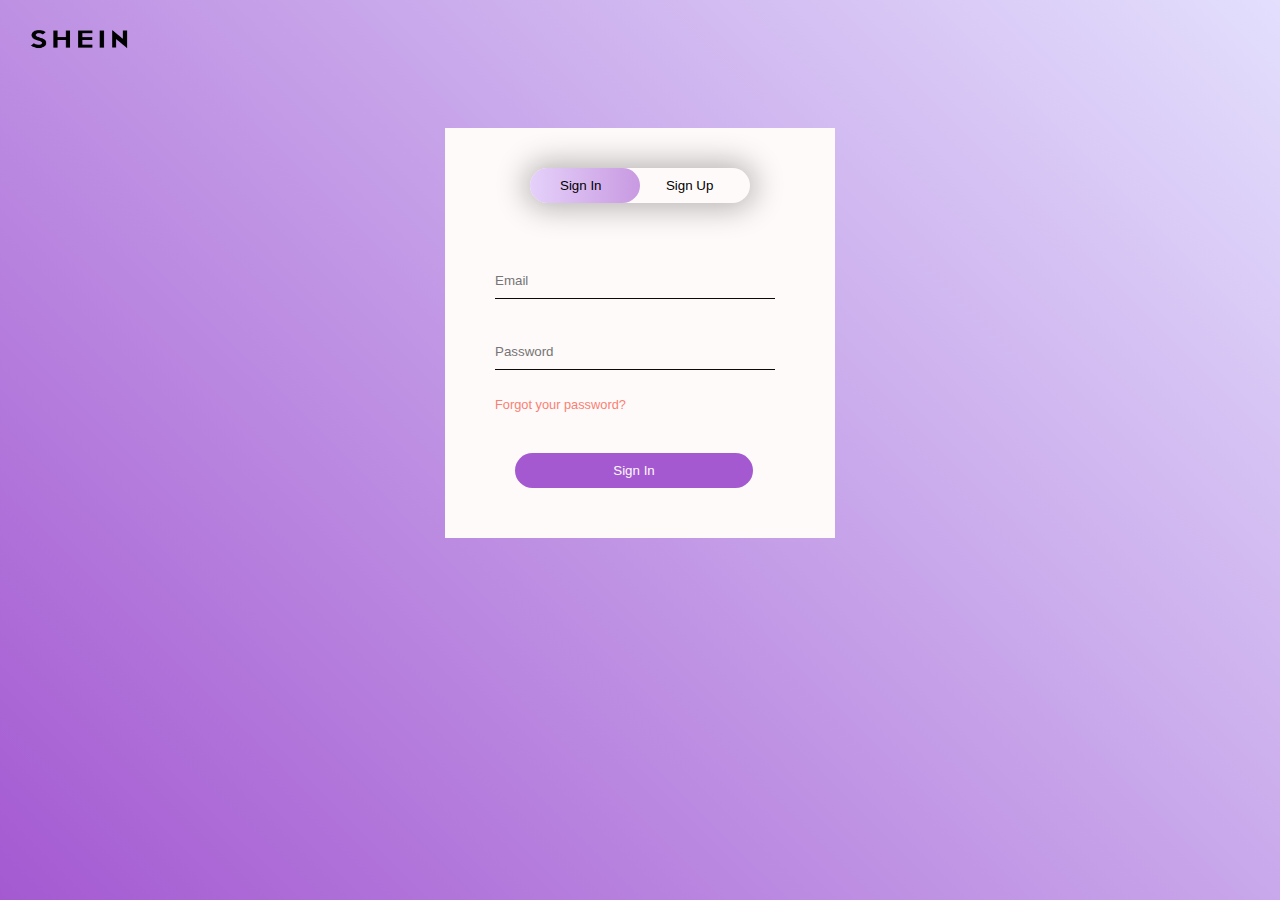
<file: login/login.html>
<!DOCTYPE html>
<html lang="en">
<head>
    <meta charset="UTF-8">
    <meta http-equiv="X-UA-Compatible" content="IE=edge">
    <meta name="viewport" content="width=device-width, initial-scale=1.0">
    <title>SignIn/SignUp</title>
    <link rel="stylesheet" href="styles.css">
</head>
<body>
    <div class="about-container">
        <img src="../imgs/logo.png" width="100px" height="50px">
        <div class="login">
            <div class="buttonBox">
                <div id="btn"></div>
                <button type="button" class="toggleBtn" onclick="signin()">Sign In</button>
                <button type="button" class="toggleBtn" onclick="signup()">Sign Up</button>
            </div>
            <form action="../cart.html" id="signin" class="inputGroup" method="post">
                <input type="text" class="inpField" id="email" name="email" placeholder="Email">
                <input type="password" class="inpField" id="pass" name="password" placeholder="Password">
                <p><a href="">Forgot your password?</a></p>
                <button type="submit" class="submitBtn">Sign In</button>
            </form>
            <form action="../cart.html" id="signup" class="inputGroup" method="post">
                <input type="text" class="inpField" name="fullName" placeholder="Full Name">
                <input type="text" class="inpField" placeholder="Email">
                <input type="password" class="inpField" name="password" placeholder="Password">
                <button type="submit" class="submitBtn">Sign Up</button>
            </form>
        </div>
    </div>

    <script src="login.js"></script>
</body>
</html>
</file>
<file: login/styles.css>
*{
    padding: 0;
    margin: 0;
    font-family: sans-serif;
}

.about-container {
    position: relative;
    background: linear-gradient(45deg, #A459D1, #E3DFFD);
    width: 100%;
    height: 100vh;
    background-size: cover;
    background-position: center;
    position: relative;
    overflow-x: hidden;
    transition: 1s; 
}

.about-container img {
    position: absolute;
    top: 15px;
    left: 30px;
}

.login{
    width: 380px;
    height: 400px;
    position: relative;
    margin: 10% auto;
    background-color: snow;
    padding: 5px;
    overflow: hidden;
}
 
.buttonBox {
    width: 220px;
    margin: 35px auto;
    position: relative;
    box-shadow: 0 0 30px 5px rgba(10 , 10, 10, 0.3);
    border-radius: 30px;
}
 
.toggleBtn {
    padding: 10px 30px;
    cursor: pointer;
    background: transparent;
    border: 0;
    outline: none;
    position: relative;
}
 
#btn {
    top: 0;
    left: 0;
    position: absolute;
    width: 110px;
    height: 100%;
    background: linear-gradient(to right, rgb(229, 209, 250), rgba(164, 89, 209, 0.6));;
    border-radius:30px;
    transition: .5s;
}

.inputGroup {
    position: absolute;
    top: 130px;
    width: 280px;
    transition: .5s;
}

.inpField {
    width: 100%;
    padding: 10px 0;
    margin: 5px 50px 30px;
    border-top: 0;
    border-left: 0;
    border-right: 0;
    border-bottom: 1px solid rgb(10, 10, 10);
    outline: none;
    background: transparent;

}

.submitBtn {
    width: 85%;
    padding: 10px 30px;
    cursor: pointer;
    display: block;
    margin: 0 70px;
    background: #A459D1;
    border: 0;
    outline: none;
    border-radius: 30px;
    color: snow;
}

.inputGroup p {
    margin: -5px 50px 40px;
}

.inputGroup p a {
    text-decoration: none;
    color: salmon;
    font-size: 0.8em;
}

#signin {
    left: 0px;
}

#signup {
    left: 450px;
}

@media screen and (max-width:799px) {
    .login{
        margin-top: 35%;
    }
}

@media screen and (max-width:477px) {
    .login{
        margin-top: 50%;
        width: 320px;
        height: 380px;
    }

    #signin {
        left: -20px;
    }

    #signup {
        left: 470px;
    }
}
</file>
